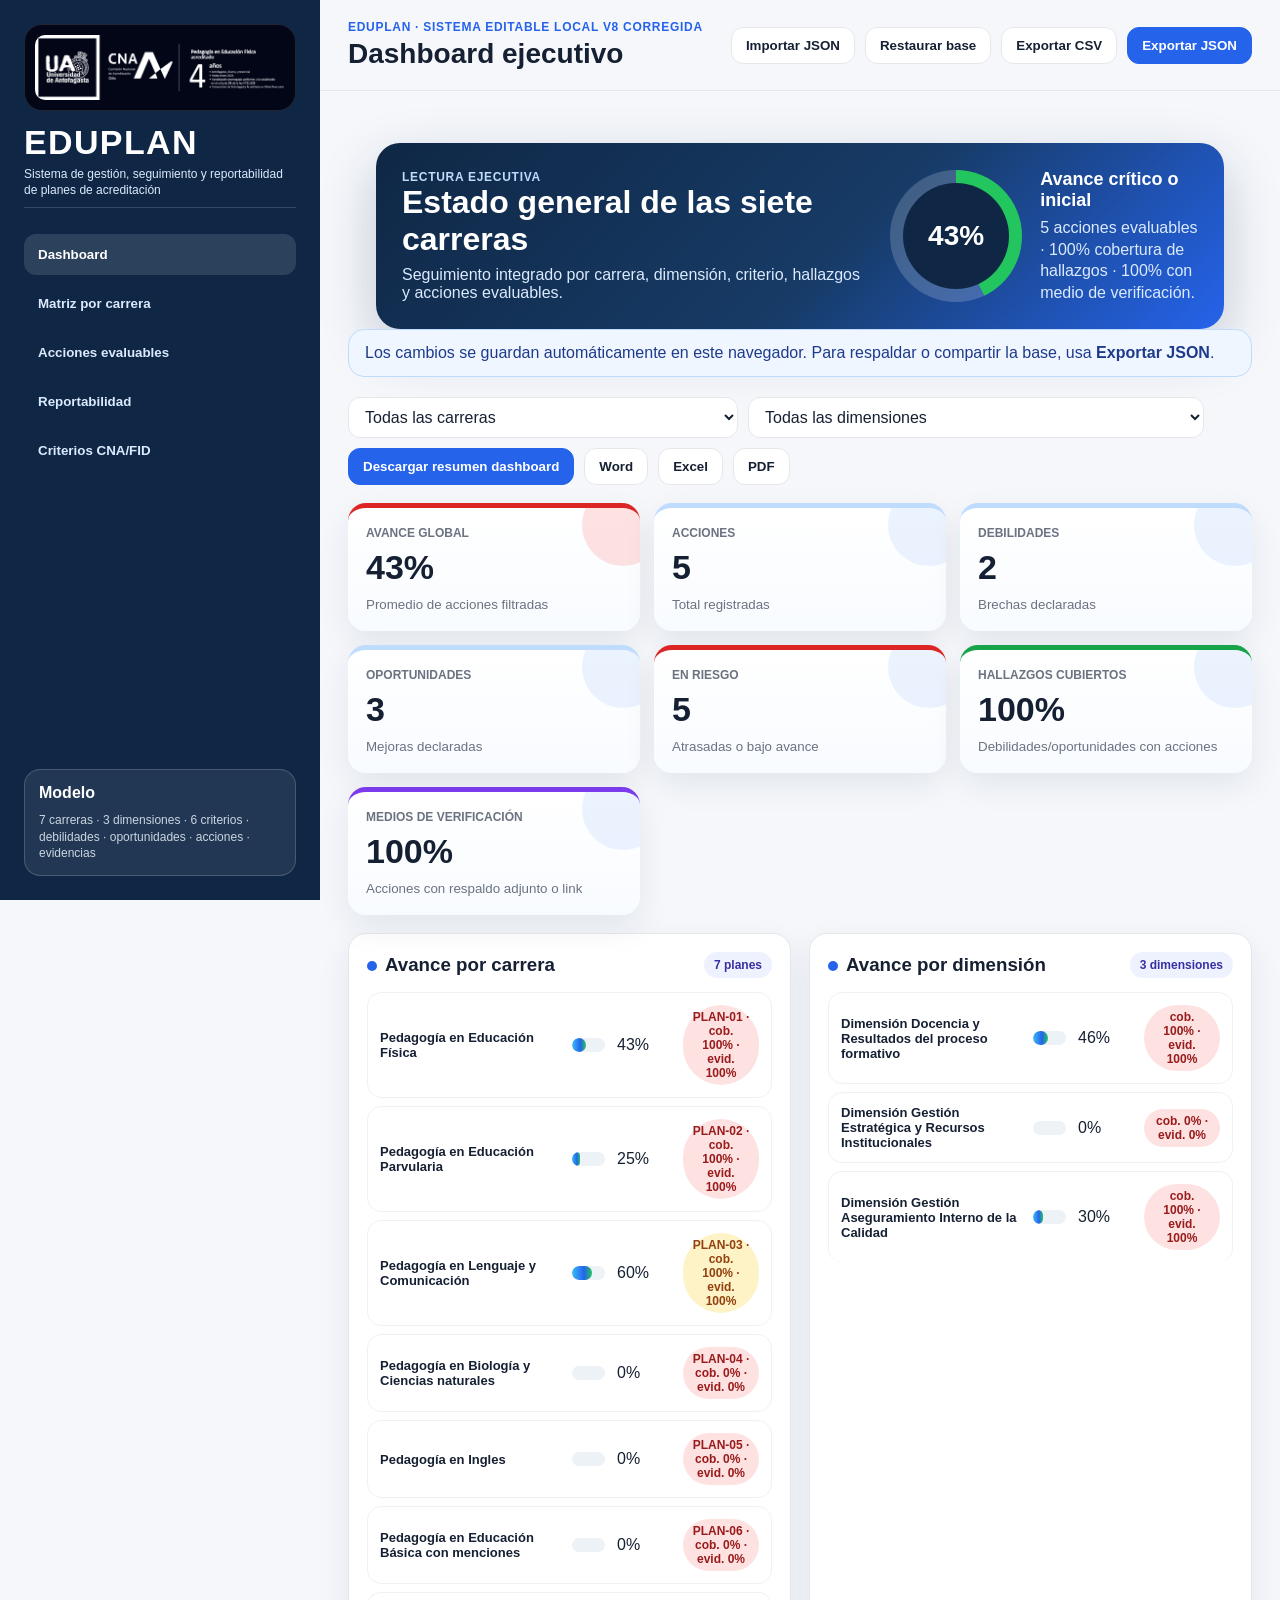
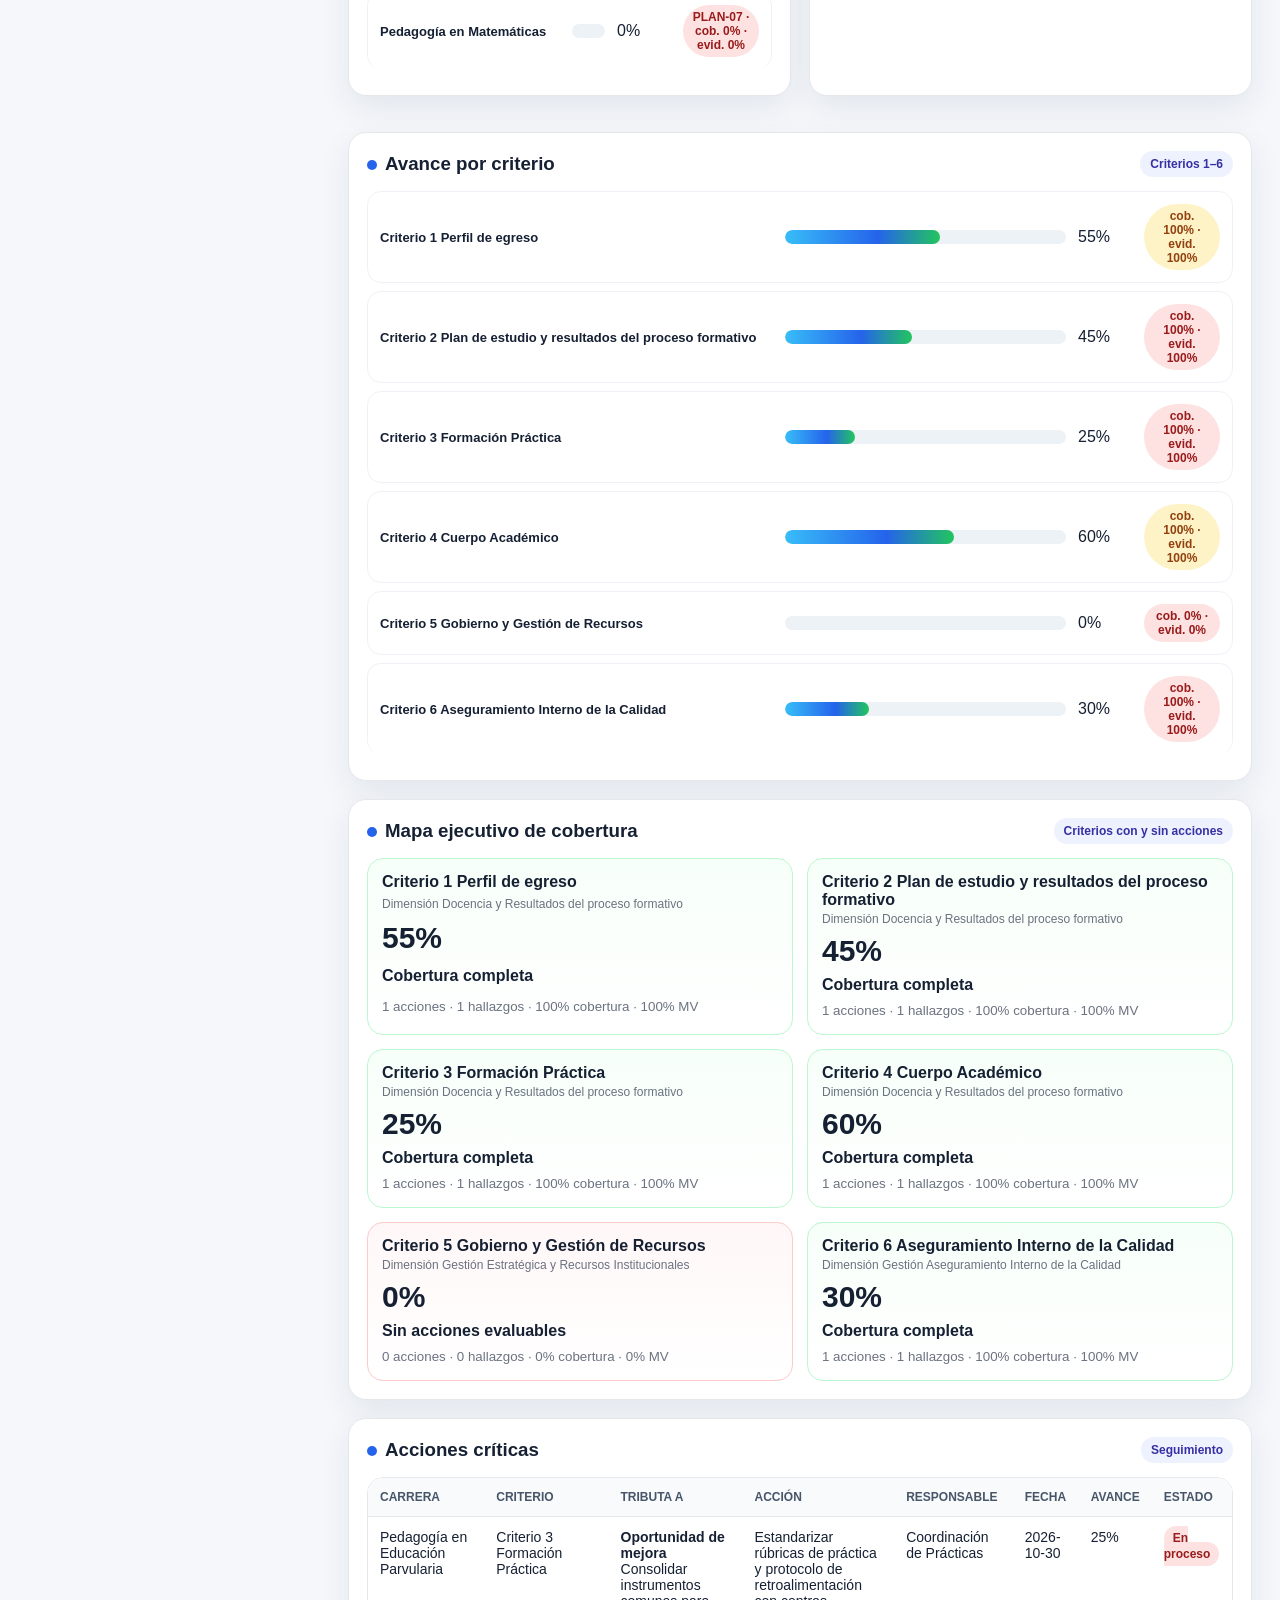
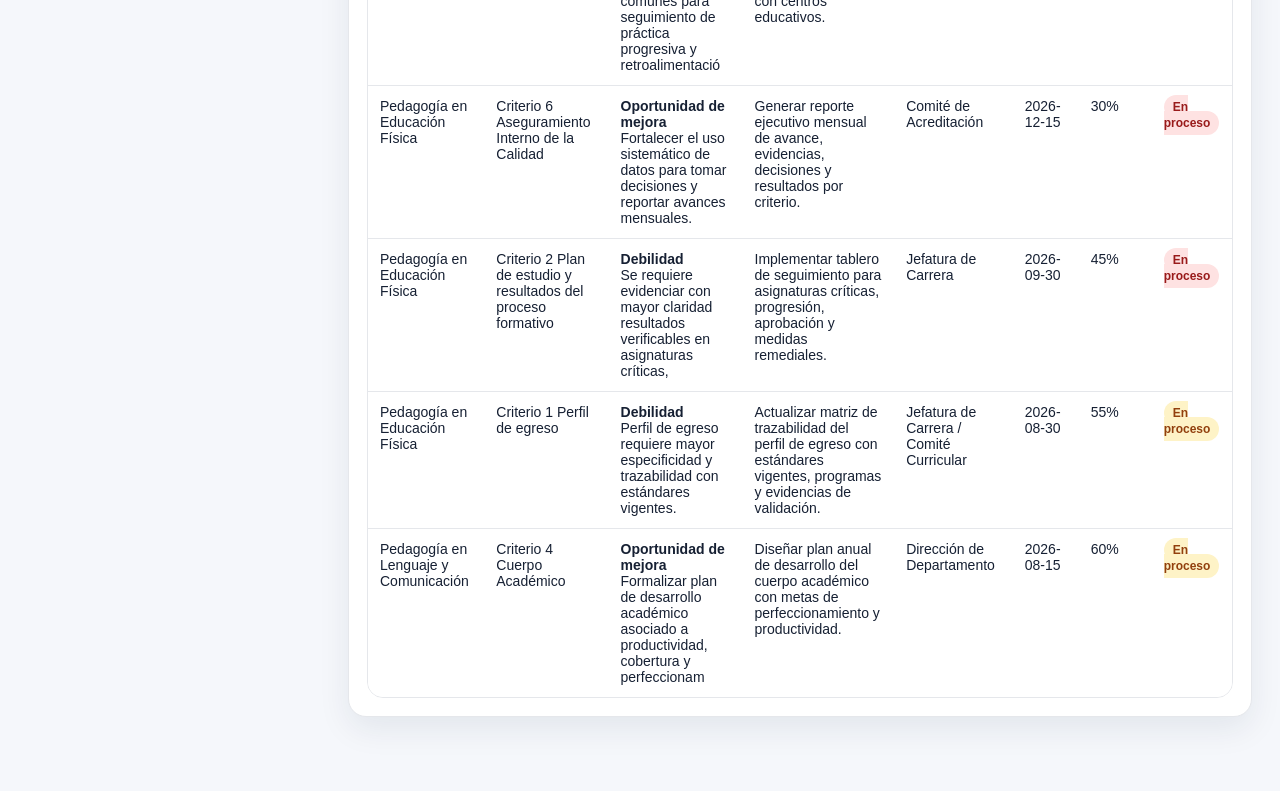
<file: index.html>
<!doctype html>
<html lang="es">
<head>
  <meta charset="utf-8">
  <meta name="viewport" content="width=device-width, initial-scale=1">
  <title>EDUPLAN | Seguimiento de Planes de Acreditación</title>
  <link rel="stylesheet" href="styles.css">
</head>
<body>
  <aside class="sidebar">
    <div class="brand">
      <div class="brand-logo-wrap"><img class="brand-img" src="logo_pef_blanco_ua.png" alt="Logo UA CNA Carrera"></div>
      <div class="brand-text"><h1>EDUPLAN</h1><p>Sistema de gestión, seguimiento y reportabilidad de planes de acreditación</p></div>
    </div>
    <nav>
      <button class="nav active" data-view="dashboard">Dashboard</button>
      <button class="nav" data-view="matrix">Matriz por carrera</button>
      <button class="nav" data-view="actions">Acciones evaluables</button>
      <button class="nav" data-view="reports">Reportabilidad</button>
      <button class="nav" data-view="config">Criterios CNA/FID</button>
    </nav>
    <div class="side-card"><strong>Modelo</strong><span>7 carreras · 3 dimensiones · 6 criterios · debilidades · oportunidades · acciones · evidencias</span></div>
  </aside>

  <main class="app">
    <header class="topbar">
      <div><p class="eyebrow">EDUPLAN · Sistema editable local v8 corregida</p><h2 id="title">Dashboard ejecutivo</h2></div>
      <div class="top-actions">
        <button class="btn ghost" id="importBtn">Importar JSON</button><input id="importFile" type="file" accept="application/json" hidden>
        <button class="btn ghost" id="resetBtn">Restaurar base</button>
        <button class="btn ghost" id="csvBtn">Exportar CSV</button>
        <button class="btn primary" id="exportBtn">Exportar JSON</button>
      </div>
    </header>

    <section id="dashboard" class="view active">
      <section class="dashboard-hero">
        <div>
          <p class="eyebrow">Lectura ejecutiva</p>
          <h2 id="heroTitle">Estado general de avance</h2>
          <p id="heroSubtitle">Seguimiento integrado por carrera, dimensión, criterio, hallazgos y acciones evaluables.</p>
        </div>
        <div class="hero-metrics">
          <div class="donut" id="globalDonut"><span id="donutValue">0%</span></div>
          <div class="hero-note"><strong id="heroState">Sin datos</strong><span id="heroDetail">Agrega acciones evaluables vinculadas a hallazgos para visualizar el avance.</span></div>
        </div>
      </section>
      <div class="notice">Los cambios se guardan automáticamente en este navegador. Para respaldar o compartir la base, usa <b>Exportar JSON</b>.</div>
      <div class="filters one-line"><select id="dashCareer"></select><select id="dashDimension"></select><button class="btn primary" id="downloadDashboardBtn">Descargar resumen dashboard</button><button class="btn ghost" id="downloadDashboardWordBtn">Word</button><button class="btn ghost" id="downloadDashboardExcelBtn">Excel</button><button class="btn ghost" id="printDashboardPdfBtn">PDF</button></div>
      <div class="kpis kpis-executive">
        <article><span>Avance global</span><strong id="kpiGlobal">0%</strong><small>Promedio de acciones filtradas</small></article>
        <article><span>Acciones</span><strong id="kpiActions">0</strong><small>Total registradas</small></article>
        <article><span>Debilidades</span><strong id="kpiWeak">0</strong><small>Brechas declaradas</small></article>
        <article><span>Oportunidades</span><strong id="kpiOpp">0</strong><small>Mejoras declaradas</small></article>
        <article><span>En riesgo</span><strong id="kpiRisk">0</strong><small>Atrasadas o bajo avance</small></article>
        <article><span>Hallazgos cubiertos</span><strong id="kpiCoverage">0%</strong><small>Debilidades/oportunidades con acciones</small></article>
        <article><span>Medios de verificación</span><strong id="kpiEvidence">0%</strong><small>Acciones con respaldo adjunto o link</small></article>
      </div>
      <div class="grid two">
        <section class="panel"><div class="panel-head"><h3>Avance por carrera</h3><span class="badge">7 planes</span></div><div id="careerProgress" class="progress-list"></div></section>
        <section class="panel"><div class="panel-head"><h3>Avance por dimensión</h3><span class="badge">3 dimensiones</span></div><div id="dimensionProgress" class="progress-list"></div></section>
      </div>
      <section class="panel"><div class="panel-head"><h3>Avance por criterio</h3><span class="badge">Criterios 1–6</span></div><div id="criterionProgress" class="progress-list"></div></section>
      <section class="panel"><div class="panel-head"><h3>Mapa ejecutivo de cobertura</h3><span class="badge">Criterios con y sin acciones</span></div><div id="coverageMap" class="coverage-map"></div></section>
      <section class="panel"><div class="panel-head"><h3>Acciones críticas</h3><span class="badge">Seguimiento</span></div><div class="table-wrap"><table><thead><tr><th>Carrera</th><th>Criterio</th><th>Tributa a</th><th>Acción</th><th>Responsable</th><th>Fecha</th><th>Avance</th><th>Estado</th></tr></thead><tbody id="criticalRows"></tbody></table></div></section>
    </section>

    <section id="matrix" class="view">
      <div class="filters"><select id="matrixCareer"></select><button class="btn primary" id="addFindingBtn">Agregar debilidad / oportunidad</button></div>
      <div id="accordion" class="accordion"></div>
    </section>

    <section id="actions" class="view">
      <div class="filters">
        <select id="filterCareer"></select><select id="filterDimension"></select><select id="filterCriterion"></select>
        <select id="filterStatus"><option value="all">Todos los estados</option><option>No iniciado</option><option>En proceso</option><option>Cumplido</option><option>Atrasado</option></select>
        <button class="btn primary" id="addActionBtn">Nueva acción evaluable</button>
      </div>
      <div class="table-wrap"><table><thead><tr><th>Carrera</th><th>Dimensión</th><th>Criterio</th><th>Tributa a</th><th>Acción evaluable</th><th>Indicador / Meta</th><th>Responsable</th><th>Avance</th><th>Estado</th><th>Gestión</th></tr></thead><tbody id="actionsRows"></tbody></table></div>
    </section>

    <section id="reports" class="view">
      <div class="filters one-line"><select id="reportCareer"></select><button class="btn ghost" id="copyReport">Copiar reporte textual</button><button class="btn ghost" id="downloadReportBtn">Descargar TXT</button><button class="btn ghost" id="downloadReportWordBtn">Word</button><button class="btn ghost" id="downloadReportExcelBtn">Excel</button><button class="btn ghost" id="printReportPdfBtn">PDF</button><button class="btn primary" id="downloadReportHtmlBtn">HTML</button></div>
      <section class="panel report-panel"><div class="panel-head"><h3>Reporte ejecutivo visual</h3><span class="badge">Tablas y síntesis</span></div><div id="reportHtml"></div></section>
      <details class="raw-report"><summary>Ver reporte textual para copiar</summary><textarea id="reportText" rows="18"></textarea></details>
    </section>

    <section id="config" class="view">
      <section class="panel"><h3>Estructura de dimensiones y criterios</h3><p class="muted">Los criterios están organizados conforme a las tres dimensiones señaladas para el seguimiento de acreditación. El campo “nivel estándar” ahora funciona como rúbrica holística: describe qué significa posicionar una acción en Nivel 1, 2 o 3 para cada criterio, con base en los Criterios y Estándares CNA para pedagogías.</p><div id="configList"></div></section>
    </section>
  </main>

  <dialog id="findingDialog">
    <form method="dialog" class="modal" id="findingForm">
      <h3 id="findingTitle">Agregar hallazgo</h3>
      <input type="hidden" id="findingId">
      <label>Carrera<select id="findingCareer"></select></label>
      <label>Dimensión<select id="findingDimension"></select></label>
      <label>Criterio<select id="findingCriterion"></select></label>
      <label>Tipo<select id="findingType"><option value="Debilidad">Debilidad</option><option value="Oportunidad de mejora">Oportunidad de mejora</option></select></label>
      <label>Descripción<textarea id="findingDescription" rows="5" required placeholder="Ej.: Los pares evaluadores observan que..."></textarea></label>
      <label>Prioridad<select id="findingPriority"><option>Alta</option><option>Media</option><option>Baja</option></select></label>
      <menu><button class="btn ghost" value="cancel">Cancelar</button><button class="btn primary" id="saveFinding">Guardar</button></menu>
    </form>
  </dialog>

  <dialog id="actionDialog">
    <form method="dialog" class="modal wide-modal" id="actionForm">
      <h3 id="actionTitle">Nueva acción evaluable</h3>
      <input type="hidden" id="actionId">
      <label>Carrera<select id="actionCareer"></select></label>
      <label>Dimensión<select id="actionDimension"></select></label>
      <label>Criterio<select id="actionCriterion"></select></label>
      <label>Tributa obligatoriamente a debilidad / oportunidad<select id="actionFinding" required><option value="">Selecciona un hallazgo</option></select></label>
      <label class="full">Acción evaluable<textarea id="actionName" rows="3" required></textarea></label>
      <label>Indicador<input id="actionIndicator" placeholder="% de avance, N° de evidencias, tasa, etc."></label>
      <label>Meta<input id="actionTarget" placeholder="Ej.: 100% al cierre del semestre"></label>
      <label>Responsable<input id="actionOwner" required></label>
      <label>Fecha inicio<input id="actionStart" type="date"></label>
      <label>Fecha término<input id="actionEnd" type="date"></label>
      <label>% avance<input id="actionProgress" type="number" min="0" max="100" value="0"></label>
      <label>Estado<select id="actionStatus"><option>No iniciado</option><option>En proceso</option><option>Cumplido</option><option>Atrasado</option></select></label>
      <label>Nivel estándar<select id="actionLevel"><option>Nivel 1</option><option>Nivel 2</option><option>Nivel 3</option></select></label>
      <label>Evaluación<select id="actionEvaluation"><option>No evaluado</option><option>No cumple</option><option>Cumple parcialmente</option><option>Cumple suficientemente</option><option>Cumple plenamente</option></select></label>
      <div class="full rubric-box"><h4>Rúbrica holística del nivel estándar</h4><p id="levelRubricText" class="muted">Selecciona criterio y nivel para ver la interpretación.</p></div>
      <label class="full">Evidencia / link / respaldo<textarea id="actionEvidence" rows="3" placeholder="Registra enlaces, rutas institucionales, folios, actas o referencias breves."></textarea></label>
      <div class="full evidence-box"><h4>Medios de verificación adjuntos</h4><p class="muted">Adjunta archivos pequeños para dejar registro local en el prototipo. En versión institucional, estos archivos deberían almacenarse en Supabase Storage, Google Drive, SharePoint o repositorio institucional.</p><input id="evidenceFiles" type="file" multiple><div id="evidenceList" class="evidence-list"></div></div>
      <label class="full">Observaciones de seguimiento<textarea id="actionNotes" rows="3"></textarea></label>
      <menu><button class="btn ghost" value="cancel">Cancelar</button><button class="btn primary" id="saveAction">Guardar acción</button></menu>
    </form>
  </dialog>

  <script src="app.js"></script>
</body>
</html>
</file>
<file: styles.css>
:root{--bg:#f5f7fb;--panel:#fff;--ink:#162033;--muted:#6b7280;--line:#e5e7eb;--nav:#0f2745;--accent:#2563eb;--ok:#16a34a;--warn:#d97706;--danger:#dc2626;--idle:#64748b;--shadow:0 12px 32px rgba(15,39,69,.08)}
*{box-sizing:border-box}body{margin:0;background:var(--bg);color:var(--ink);font-family:Inter,Arial,Helvetica,sans-serif}.sidebar{position:fixed;inset:0 auto 0 0;width:292px;background:var(--nav);color:#fff;padding:24px;display:flex;flex-direction:column;gap:22px}.brand{display:flex;gap:12px;align-items:center}.logo{width:44px;height:44px;border-radius:14px;background:#fff;color:var(--nav);display:grid;place-items:center;font-weight:900;font-size:24px}.brand h1{margin:0;font-size:24px}.brand p,.side-card span{margin:4px 0 0;color:#cbd5e1;font-size:12px;line-height:1.35}.nav{width:100%;text-align:left;border:0;border-radius:12px;padding:13px 14px;margin:4px 0;background:transparent;color:#dbeafe;cursor:pointer;font-weight:700}.nav:hover,.nav.active{background:rgba(255,255,255,.12);color:#fff}.side-card{margin-top:auto;border:1px solid rgba(255,255,255,.18);border-radius:16px;padding:14px;background:rgba(255,255,255,.08);display:grid;gap:6px}.app{margin-left:292px;min-height:100vh}.topbar{position:sticky;top:0;z-index:2;background:rgba(245,247,251,.9);backdrop-filter:blur(8px);border-bottom:1px solid var(--line);padding:20px 28px;display:flex;justify-content:space-between;gap:16px;align-items:center}.eyebrow{margin:0 0 4px;color:var(--accent);font-weight:800;font-size:12px;text-transform:uppercase;letter-spacing:.06em}.topbar h2{margin:0;font-size:28px}.top-actions,.filters{display:flex;gap:10px;align-items:center;flex-wrap:wrap}.view{display:none;padding:26px 28px 56px}.view.active{display:block}.btn{border:1px solid var(--line);border-radius:12px;background:#fff;padding:10px 14px;font-weight:800;cursor:pointer;color:var(--ink)}.btn.primary{background:var(--accent);border-color:var(--accent);color:#fff}.btn.ghost:hover{border-color:#bfdbfe}.btn.danger{color:#fff;background:var(--danger);border-color:var(--danger)}select,input,textarea{width:100%;border:1px solid var(--line);border-radius:12px;padding:10px 12px;font:inherit;background:#fff;color:var(--ink)}textarea{resize:vertical}.filters{margin-bottom:18px}.filters select{width:auto;min-width:210px}.one-line{justify-content:flex-start}.notice{background:#eff6ff;border:1px solid #bfdbfe;border-radius:16px;padding:14px 16px;margin-bottom:20px;color:#1e3a8a}.kpis{display:grid;grid-template-columns:repeat(6,minmax(0,1fr));gap:14px;margin-bottom:18px}.kpis article,.panel,.criterion-block{background:var(--panel);border:1px solid var(--line);border-radius:18px;box-shadow:var(--shadow);padding:18px}.kpis span{display:block;color:var(--muted);font-weight:800;font-size:12px;text-transform:uppercase}.kpis strong{font-size:34px;display:block;margin:8px 0}.kpis small{color:var(--muted)}.grid.two{display:grid;grid-template-columns:1fr 1fr;gap:18px;margin-bottom:18px}.panel{margin-bottom:18px}.panel-head{display:flex;justify-content:space-between;align-items:center;gap:10px;margin-bottom:14px}.panel h3,.panel-head h3{margin:0}.badge{border-radius:999px;background:#eef2ff;color:#3730a3;padding:6px 10px;font-size:12px;font-weight:800}.progress-row{display:grid;grid-template-columns:minmax(180px,1.4fr) 1fr 54px 76px;gap:12px;align-items:center;padding:11px 0;border-bottom:1px solid var(--line)}.progress-row:last-child{border-bottom:0}.bar{height:12px;border-radius:999px;background:#e5e7eb;overflow:hidden}.fill{height:100%;background:linear-gradient(90deg,#60a5fa,#2563eb);border-radius:999px}.status{border-radius:999px;padding:5px 9px;font-size:12px;font-weight:900;text-align:center}.status.ok{background:#dcfce7;color:#166534}.status.warn{background:#fef3c7;color:#92400e}.status.danger{background:#fee2e2;color:#991b1b}.status.idle{background:#e2e8f0;color:#334155}.table-wrap{overflow:auto;border:1px solid var(--line);border-radius:16px}table{width:100%;border-collapse:collapse;background:#fff}th,td{padding:12px;border-bottom:1px solid var(--line);text-align:left;vertical-align:top;font-size:14px}th{background:#f8fafc;color:#475569;font-size:12px;text-transform:uppercase}tr:last-child td{border-bottom:0}.muted{color:var(--muted)}.accordion{display:grid;gap:14px}.dimension-title{margin:20px 0 12px;padding:12px 16px;background:#e0f2fe;border:1px solid #bae6fd;border-radius:14px;color:#075985}.criterion-block summary{cursor:pointer;display:flex;justify-content:space-between;gap:10px;align-items:center;font-weight:900}.criterion-block summary::-webkit-details-marker{display:none}.criterion-meta{color:var(--muted);font-size:13px;margin:8px 0 14px}.finding-grid{display:grid;grid-template-columns:1fr 1fr;gap:14px;margin-top:14px}.finding-column h4{margin:0 0 10px}.finding-card{border:1px solid var(--line);border-radius:14px;padding:12px;margin-bottom:10px;background:#fbfdff}.finding-card strong{display:block;margin-bottom:4px}.finding-card p{margin:6px 0;color:#334155}.card-actions{display:flex;gap:8px;flex-wrap:wrap;margin-top:8px}.mini{font-size:12px;padding:6px 8px;border-radius:9px}.linkbtn{border:0;background:transparent;color:var(--accent);font-weight:900;cursor:pointer;padding:0}.modal{min-width:520px;display:grid;gap:12px}.wide-modal{width:min(980px,92vw);grid-template-columns:1fr 1fr}.modal h3,.modal menu,.modal .full{grid-column:1/-1}.modal label{display:grid;gap:6px;font-weight:800;font-size:13px}.modal menu{display:flex;justify-content:flex-end;gap:10px;margin:8px 0 0;padding:0}dialog{border:0;border-radius:20px;box-shadow:0 24px 80px rgba(0,0,0,.25)}dialog::backdrop{background:rgba(15,23,42,.45)}#reportText{min-height:520px}.config-dim{border:1px solid var(--line);border-radius:16px;padding:14px;margin:12px 0;background:#fff}.config-dim h4{margin:0 0 10px}.config-dim li{margin:8px 0}.pill{display:inline-block;border-radius:999px;background:#f1f5f9;padding:3px 8px;color:#475569;font-size:12px;font-weight:800}.actions-mini{margin-top:8px;border-top:1px dashed var(--line);padding-top:8px}.actions-mini div{font-size:12px;color:#475569;margin:4px 0}
@media(max-width:1100px){.sidebar{position:static;width:auto}.app{margin-left:0}.kpis{grid-template-columns:repeat(2,1fr)}.grid.two{grid-template-columns:1fr}.topbar{position:static;flex-direction:column;align-items:flex-start}.progress-row{grid-template-columns:1fr}.wide-modal{grid-template-columns:1fr}.modal{min-width:auto;width:92vw}}

.finding-card.uncovered{border-color:#fecaca;background:#fff7f7}.finding-card.covered{border-color:#bbf7d0;background:#f7fff9}.coverage-note{font-size:12px;font-weight:900;margin-top:8px}.coverage-note.ok{color:#166534}.coverage-note.danger{color:#991b1b}
.rubric-box,.evidence-box{border:1px solid #d9e2ec;background:#f8fafc;border-radius:14px;padding:14px;margin-top:4px}.rubric-box h4,.evidence-box h4{margin:0 0 8px}.rubric-grid{display:grid;grid-template-columns:repeat(3,1fr);gap:12px;margin-top:12px}.rubric-grid article{border:1px solid #d9e2ec;background:#fff;border-radius:12px;padding:12px}.rubric-grid p{font-size:.9rem;line-height:1.35}.evidence-list{display:flex;flex-direction:column;gap:8px;margin-top:10px}.evidence-item{display:flex;justify-content:space-between;gap:12px;align-items:center;border:1px solid #e2e8f0;background:#fff;border-radius:10px;padding:10px}.evidence-item div:last-child{white-space:nowrap}@media(max-width:900px){.rubric-grid{grid-template-columns:1fr}.evidence-item{flex-direction:column;align-items:flex-start}}

/* Mejoras visuales v5 */
.kpis{grid-template-columns:repeat(7,minmax(0,1fr))}
.kpis article{position:relative;overflow:hidden;background:linear-gradient(180deg,#ffffff,#f8fbff)}
.kpis article::after{content:"";position:absolute;right:-24px;top:-24px;width:82px;height:82px;border-radius:999px;background:#dbeafe;opacity:.55}
.kpis article.ok::after{background:#bbf7d0}.kpis article.warn::after{background:#fde68a}.kpis article.danger::after{background:#fecaca}.kpis article.idle::after{background:#e2e8f0}
.kpis strong{position:relative;z-index:1}.kpis span,.kpis small{position:relative;z-index:1}
.coverage-map{display:grid;grid-template-columns:repeat(3,minmax(0,1fr));gap:14px}
.coverage-tile{border:1px solid var(--line);border-radius:16px;padding:14px;background:#fff;display:grid;gap:8px;min-height:155px}
.coverage-tile div{display:grid;gap:3px}.coverage-tile div span{font-size:12px;color:var(--muted)}
.coverage-tile strong{font-size:30px}.coverage-tile p{margin:0;font-weight:900}.coverage-tile small{color:var(--muted);line-height:1.35}
.coverage-tile.ok{border-color:#bbf7d0;background:linear-gradient(180deg,#f7fff9,#fff)}
.coverage-tile.warn{border-color:#fde68a;background:linear-gradient(180deg,#fffbeb,#fff)}
.coverage-tile.danger{border-color:#fecaca;background:linear-gradient(180deg,#fff7f7,#fff)}
.panel-head h3::before{content:"";display:inline-block;width:10px;height:10px;border-radius:50%;background:var(--accent);margin-right:8px;vertical-align:middle}
#reportText{font-family:ui-monospace,SFMono-Regular,Menlo,Monaco,Consolas,"Liberation Mono",monospace;line-height:1.45;background:#fbfdff}
@media(max-width:1280px){.kpis{grid-template-columns:repeat(3,1fr)}.coverage-map{grid-template-columns:repeat(2,1fr)}}
@media(max-width:760px){.kpis,.coverage-map{grid-template-columns:1fr}}

/* EDUPLAN v6 */
.brand-img{width:150px;max-width:100%;height:auto;border-radius:12px;background:#020617;padding:8px;object-fit:contain}.brand{align-items:flex-start}.brand h1{font-size:30px;letter-spacing:.02em}.sidebar{width:320px}.app{margin-left:320px}.dashboard-hero{margin:26px 28px 0;background:linear-gradient(135deg,#0f2745,#173b66 55%,#2563eb);color:#fff;border-radius:24px;padding:26px;display:flex;justify-content:space-between;align-items:center;gap:20px;box-shadow:0 20px 55px rgba(15,39,69,.22)}.dashboard-hero .eyebrow{color:#bfdbfe}.dashboard-hero h2{margin:0 0 8px;font-size:32px}.dashboard-hero p{margin:0;color:#dbeafe}.hero-metrics{display:flex;align-items:center;gap:18px}.donut{--pct:0;width:132px;height:132px;border-radius:50%;background:conic-gradient(#22c55e calc(var(--pct)*1%),rgba(255,255,255,.18) 0);display:grid;place-items:center;position:relative;flex:0 0 auto}.donut::after{content:"";position:absolute;inset:13px;background:#0f2745;border-radius:50%}.donut span{position:relative;z-index:1;font-size:28px;font-weight:900}.hero-note{display:grid;gap:6px;max-width:260px}.hero-note strong{font-size:18px}.hero-note span{color:#dbeafe;line-height:1.35}.kpis-executive article{border:0;border-top:5px solid #bfdbfe}.kpis-executive article:nth-child(1){border-top-color:#2563eb}.kpis-executive article:nth-child(5),.kpis-executive article.danger{border-top-color:#dc2626}.kpis-executive article:nth-child(6){border-top-color:#16a34a}.kpis-executive article:nth-child(7){border-top-color:#7c3aed}.progress-row{background:#fff;border:1px solid #eef2f7;border-radius:14px;padding:12px;margin-bottom:8px}.progress-row strong{font-size:13px}.bar{height:14px;background:#edf2f7}.fill{background:linear-gradient(90deg,#38bdf8,#2563eb 60%,#22c55e)}
.report-panel{padding:22px}.raw-report{margin-top:16px}.raw-report summary{cursor:pointer;font-weight:900;color:var(--accent);margin-bottom:10px}.report-cover{display:flex;justify-content:space-between;align-items:center;gap:18px;background:linear-gradient(135deg,#0f2745,#1e3a8a);color:#fff;border-radius:20px;padding:22px;margin-bottom:16px}.report-cover .eyebrow{color:#bfdbfe}.report-cover h2{margin:0 0 6px}.report-cover p{margin:0;color:#dbeafe}.report-score{display:grid;place-items:center;background:rgba(255,255,255,.12);border:1px solid rgba(255,255,255,.22);border-radius:18px;padding:18px;min-width:150px}.report-score strong{font-size:42px}.report-score span{color:#dbeafe;font-weight:800}.report-cards{display:grid;grid-template-columns:repeat(6,minmax(0,1fr));gap:12px;margin:16px 0}.report-cards article{border:1px solid var(--line);border-radius:16px;background:#fff;padding:14px;display:grid;gap:4px}.report-cards b{font-size:28px}.report-cards span{font-size:12px;text-transform:uppercase;color:var(--muted);font-weight:900}.exec-table th{background:#0f2745;color:#fff}.exec-table td{background:#fff}.exec-table .row-alert td,.row-alert td{background:#fff1f2}.exec-table .row-warn td,.row-warn td{background:#fffbeb}.alert-box{border:1px solid #fecaca;background:#fff7f7;border-radius:16px;padding:14px;margin:8px 0 18px}.alert-box ul{margin:0;padding-left:20px}.alert-box li{margin:6px 0}.executive-note{border-left:5px solid var(--accent);background:#eff6ff;border-radius:12px;padding:14px;color:#1e3a8a}.print-report{padding:30px;max-width:1200px;margin:auto;background:#f8fafc;min-height:100vh}.report-panel h4{margin:22px 0 10px;font-size:17px}.report-panel .table-wrap{margin-bottom:12px;background:#fff}
@media(max-width:1100px){.sidebar{width:auto}.app{margin-left:0}.dashboard-hero{margin:16px;flex-direction:column;align-items:flex-start}.report-cards{grid-template-columns:repeat(2,1fr)}.brand-img{width:110px}}
@media(max-width:760px){.hero-metrics{flex-direction:column;align-items:flex-start}.report-cover{flex-direction:column;align-items:flex-start}.report-cards{grid-template-columns:1fr}}


/* EDUPLAN v7: encabezado limpio y descargas */
.brand{display:grid;grid-template-columns:1fr;gap:14px;align-items:start;padding-bottom:8px;border-bottom:1px solid rgba(255,255,255,.15)}
.brand-logo-wrap{background:#020617;border-radius:18px;padding:10px;border:1px solid rgba(255,255,255,.12)}
.brand-img{display:block;width:100%;max-width:260px;height:auto;margin:0 auto;border-radius:10px;background:transparent;padding:0;object-fit:contain}
.brand-text{display:block}.brand-text h1{margin:0;font-size:34px;line-height:1;letter-spacing:.04em}.brand-text p{margin:7px 0 0;color:#dbeafe;font-size:12px;line-height:1.4}.sidebar{overflow:auto}.top-actions .btn,.filters .btn{white-space:nowrap}.export-hint{font-size:12px;color:var(--muted);margin-top:6px}.print-window{padding:30px;background:#f8fafc;color:#162033;font-family:Arial,sans-serif}.print-window table{width:100%;border-collapse:collapse}.print-window th,.print-window td{border:1px solid #d9e2ec;padding:8px;text-align:left;vertical-align:top}.print-window th{background:#0f2745;color:white}.print-window h1,.print-window h2{color:#0f2745}@media print{body{background:white}.print-report,.print-window{background:white}.btn,.topbar,.sidebar{display:none!important}.app{margin:0!important}.view{padding:0}.panel,.kpis article{box-shadow:none}}


/* EDUPLAN v8 corregida */
.readonly-banner{border-left:5px solid #2563eb;background:#eef6ff;margin:0 0 14px 0}
.readonly-mode #addFindingBtn,
.readonly-mode #addActionBtn,
.readonly-mode #importBtn,
.readonly-mode #resetBtn,
.readonly-mode #exportBtn,
.readonly-mode #csvBtn,
.readonly-mode .card-actions,
.readonly-mode .linkbtn,
.readonly-mode dialog{display:none!important}
.readonly-mode .topbar{border-bottom:1px solid rgba(15,39,69,.12)}
</file>
